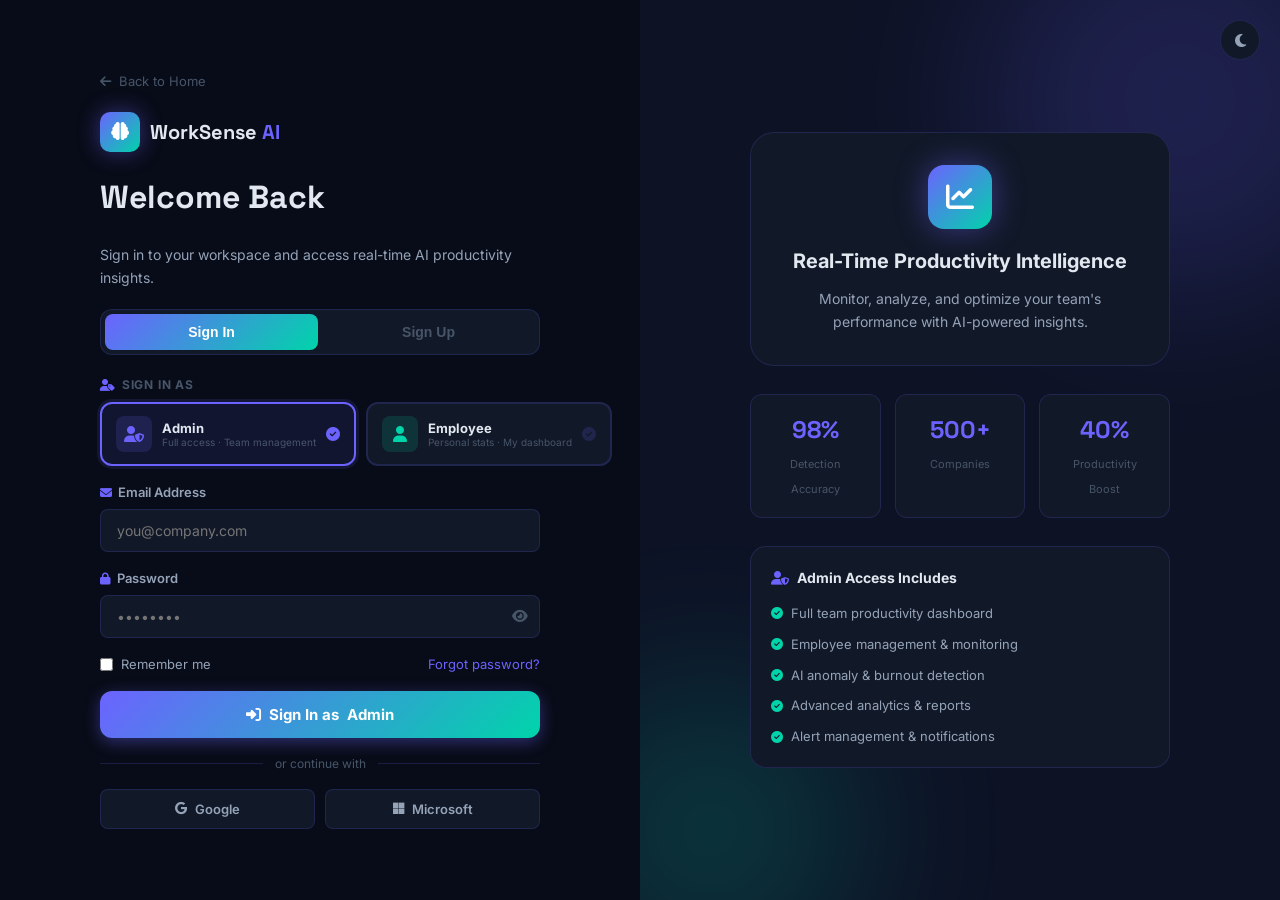
<file: frontend/pages/login.html>
<!DOCTYPE html>
<html lang="en" data-theme="dark">
<head>
  <meta charset="UTF-8" />
  <meta name="viewport" content="width=device-width, initial-scale=1.0" />
  <title>Login — WorkSense AI</title>
  <link rel="stylesheet" href="../css/variables.css" />
  <link rel="stylesheet" href="../css/login.css" />
  <link href="https://fonts.googleapis.com/css2?family=Inter:wght@300;400;500;600;700;800&family=Space+Grotesk:wght@400;500;600;700&display=swap" rel="stylesheet" />
  <link rel="stylesheet" href="https://cdnjs.cloudflare.com/ajax/libs/font-awesome/6.5.0/css/all.min.css" />
</head>
<body>

<div class="login-page">

  <!-- ===== LEFT PANEL ===== -->
  <div class="login-left">
    <div class="login-left-content">

      <a href="../index.html" class="back-link">
        <i class="fas fa-arrow-left"></i> Back to Home
      </a>

      <div class="brand">
        <div class="logo-icon"><i class="fas fa-brain"></i></div>
        <span class="logo-text">WorkSense <span class="logo-ai">AI</span></span>
      </div>

      <h1>Welcome Back</h1>
      <p>Sign in to your workspace and access real-time AI productivity insights.</p>

      <!-- Auth Tabs: Sign In / Sign Up -->
      <div class="login-tabs">
        <button class="ltab active" data-form="signin">Sign In</button>
        <button class="ltab" data-form="signup">Sign Up</button>
      </div>

      <!-- ===== SIGN IN FORM ===== -->
      <form class="auth-form active" id="signinForm">

        <!-- Role Selector -->
        <div class="role-selector">
          <div class="role-label">
            <i class="fas fa-user-tag"></i> Sign in as
          </div>
          <div class="role-cards">
            <button type="button" class="role-card active" data-role="admin">
              <div class="role-card-icon" style="background:rgba(108,99,255,0.15);color:#6c63ff">
                <i class="fas fa-user-shield"></i>
              </div>
              <div class="role-card-info">
                <strong>Admin</strong>
                <span>Full access · Team management</span>
              </div>
              <i class="fas fa-check-circle role-check"></i>
            </button>
            <button type="button" class="role-card" data-role="employee">
              <div class="role-card-icon" style="background:rgba(0,212,170,0.15);color:#00d4aa">
                <i class="fas fa-user"></i>
              </div>
              <div class="role-card-info">
                <strong>Employee</strong>
                <span>Personal stats · My dashboard</span>
              </div>
              <i class="fas fa-check-circle role-check"></i>
            </button>
          </div>
        </div>

        <div class="form-group">
          <label><i class="fas fa-envelope"></i> Email Address</label>
          <input type="email" placeholder="you@company.com" required />
        </div>

        <div class="form-group">
          <label><i class="fas fa-lock"></i> Password</label>
          <div class="input-wrap">
            <input type="password" id="signinPass" placeholder="••••••••" required />
            <button type="button" class="toggle-pass" data-target="signinPass">
              <i class="fas fa-eye"></i>
            </button>
          </div>
        </div>

        <div class="form-row-between">
          <label class="checkbox-label">
            <input type="checkbox" /> Remember me
          </label>
          <a href="#" class="forgot-link">Forgot password?</a>
        </div>

        <button type="submit" class="btn-auth" id="signinBtn">
          <i class="fas fa-sign-in-alt"></i> Sign In as <span id="signinRoleLabel">Admin</span>
        </button>

        <div class="divider"><span>or continue with</span></div>
        <div class="social-auth">
          <button type="button" class="social-auth-btn">
            <i class="fab fa-google"></i> Google
          </button>
          <button type="button" class="social-auth-btn">
            <i class="fab fa-microsoft"></i> Microsoft
          </button>
        </div>

      </form>

      <!-- ===== SIGN UP FORM ===== -->
      <form class="auth-form" id="signupForm">

        <!-- Role Selector -->
        <div class="role-selector">
          <div class="role-label">
            <i class="fas fa-user-tag"></i> Register as
          </div>
          <div class="role-cards">
            <button type="button" class="role-card active" data-role="admin">
              <div class="role-card-icon" style="background:rgba(108,99,255,0.15);color:#6c63ff">
                <i class="fas fa-user-shield"></i>
              </div>
              <div class="role-card-info">
                <strong>Admin</strong>
                <span>Manage team · Full analytics</span>
              </div>
              <i class="fas fa-check-circle role-check"></i>
            </button>
            <button type="button" class="role-card" data-role="employee">
              <div class="role-card-icon" style="background:rgba(0,212,170,0.15);color:#00d4aa">
                <i class="fas fa-user"></i>
              </div>
              <div class="role-card-info">
                <strong>Employee</strong>
                <span>View my stats · Personal insights</span>
              </div>
              <i class="fas fa-check-circle role-check"></i>
            </button>
          </div>
        </div>

        <div class="form-row">
          <div class="form-group">
            <label><i class="fas fa-user"></i> First Name</label>
            <input type="text" placeholder="John" required />
          </div>
          <div class="form-group">
            <label><i class="fas fa-user"></i> Last Name</label>
            <input type="text" placeholder="Doe" required />
          </div>
        </div>

        <div class="form-group">
          <label><i class="fas fa-envelope"></i> Work Email</label>
          <input type="email" placeholder="you@company.com" required />
        </div>

        <div class="form-group">
          <label><i class="fas fa-building"></i> Company Name</label>
          <input type="text" placeholder="Your Company" />
        </div>

        <div class="form-group">
          <label><i class="fas fa-lock"></i> Password</label>
          <div class="input-wrap">
            <input type="password" id="signupPass" placeholder="Min 8 characters" required />
            <button type="button" class="toggle-pass" data-target="signupPass">
              <i class="fas fa-eye"></i>
            </button>
          </div>
        </div>

        <button type="submit" class="btn-auth" id="signupBtn">
          <i class="fas fa-rocket"></i> Create <span id="signupRoleLabel">Admin</span> Account
        </button>

      </form>

    </div>
  </div>

  <!-- ===== RIGHT PANEL ===== -->
  <div class="login-right">
    <div class="login-right-content">

      <div class="feature-highlight">
        <div class="fh-icon"><i class="fas fa-chart-line"></i></div>
        <h3>Real-Time Productivity Intelligence</h3>
        <p>Monitor, analyze, and optimize your team's performance with AI-powered insights.</p>
      </div>

      <div class="login-stats">
        <div class="ls-stat">
          <span class="ls-val">98%</span>
          <span class="ls-lbl">Detection Accuracy</span>
        </div>
        <div class="ls-stat">
          <span class="ls-val">500+</span>
          <span class="ls-lbl">Companies</span>
        </div>
        <div class="ls-stat">
          <span class="ls-val">40%</span>
          <span class="ls-lbl">Productivity Boost</span>
        </div>
      </div>

      <!-- Role info cards on right panel -->
      <div class="role-info-panel" id="roleInfoPanel">
        <div class="rip-card active" id="rip-admin">
          <div class="rip-title">
            <i class="fas fa-user-shield" style="color:#6c63ff"></i> Admin Access Includes
          </div>
          <div class="rip-list">
            <div class="rip-item"><i class="fas fa-check-circle"></i> Full team productivity dashboard</div>
            <div class="rip-item"><i class="fas fa-check-circle"></i> Employee management & monitoring</div>
            <div class="rip-item"><i class="fas fa-check-circle"></i> AI anomaly & burnout detection</div>
            <div class="rip-item"><i class="fas fa-check-circle"></i> Advanced analytics & reports</div>
            <div class="rip-item"><i class="fas fa-check-circle"></i> Alert management & notifications</div>
          </div>
        </div>
        <div class="rip-card" id="rip-employee">
          <div class="rip-title">
            <i class="fas fa-user" style="color:#00d4aa"></i> Employee Access Includes
          </div>
          <div class="rip-list">
            <div class="rip-item"><i class="fas fa-check-circle"></i> Personal productivity score</div>
            <div class="rip-item"><i class="fas fa-check-circle"></i> My focus & activity timeline</div>
            <div class="rip-item"><i class="fas fa-check-circle"></i> Break & work hour tracking</div>
            <div class="rip-item"><i class="fas fa-check-circle"></i> AI-powered personal tips</div>
            <div class="rip-item"><i class="fas fa-check-circle"></i> Weekly performance summary</div>
          </div>
        </div>
      </div>

    </div>
    <div class="login-orb orb-a"></div>
    <div class="login-orb orb-b"></div>
  </div>

</div>

<button class="theme-toggle-float" id="themeToggle" aria-label="Toggle theme">
  <i class="fas fa-moon" id="themeIcon"></i>
</button>

<script src="../js/login.js"></script>
</body>
</html>
</file>
<file: frontend/css/variables.css>
/* ============================================================
   WorkSense AI — CSS Variables & Theme System
   Full dark + light theme with unique color palette
   ============================================================ */

/* ---- DARK THEME (Default) ---- */
:root,
[data-theme="dark"] {

  /* Brand Colors */
  --primary:        #6c63ff;
  --primary-dark:   #5a52d5;
  --primary-light:  #8b85ff;
  --secondary:      #00d4aa;
  --secondary-dark: #00b894;
  --accent:         #ff6b9d;
  --accent-orange:  #ff9f43;
  --accent-blue:    #54a0ff;

  /* Backgrounds */
  --bg-primary:   #080c18;
  --bg-secondary: #0d1225;
  --bg-card:      #111827;
  --bg-card-hover:#16213a;
  --bg-sidebar:   #0a0f1e;
  --bg-glass:     rgba(17, 24, 39, 0.85);

  /* Text */
  --text-primary:   #e2e8f0;
  --text-secondary: #94a3b8;
  --text-muted:     #475569;
  --text-accent:    #6c63ff;

  /* Borders */
  --border-color: rgba(108, 99, 255, 0.18);
  --border-hover: rgba(108, 99, 255, 0.45);

  /* Shadows */
  --shadow-sm:       0 2px 8px  rgba(0, 0, 0, 0.45);
  --shadow-md:       0 4px 24px rgba(0, 0, 0, 0.55);
  --shadow-lg:       0 8px 48px rgba(0, 0, 0, 0.65);
  --shadow-glow:     0 0 32px   rgba(108, 99, 255, 0.25);
  --shadow-glow-green: 0 0 32px rgba(0, 212, 170, 0.22);

  /* Status */
  --success: #00d4aa;
  --warning: #ff9f43;
  --danger:  #ff6b9d;
  --info:    #54a0ff;

  /* Gradients */
  --gradient-primary: linear-gradient(135deg, #6c63ff 0%, #00d4aa 100%);
  --gradient-accent:  linear-gradient(135deg, #ff6b9d 0%, #ff9f43 100%);
  --gradient-blue:    linear-gradient(135deg, #54a0ff 0%, #6c63ff 100%);
  --gradient-card:    linear-gradient(135deg, #111827 0%, #16213a 100%);
  --gradient-hero:    linear-gradient(135deg, #080c18 0%, #0d1225 50%, #111827 100%);
  --gradient-sidebar: linear-gradient(180deg, #0a0f1e 0%, #080c18 100%);

  /* Transitions */
  --transition-fast:   0.15s ease;
  --transition-normal: 0.3s  ease;
  --transition-slow:   0.5s  ease;

  /* Radius */
  --radius-sm:   8px;
  --radius-md:   12px;
  --radius-lg:   16px;
  --radius-xl:   24px;
  --radius-full: 9999px;

  /* Layout */
  --sidebar-width: 260px;
  --header-height: 68px;

  /* Navbar specific */
  --navbar-bg:     rgba(8, 12, 24, 0.92);
  --navbar-border: rgba(108, 99, 255, 0.18);
}

/* ---- LIGHT THEME ---- */
[data-theme="light"] {

  /* Brand Colors — same */
  --primary:        #6c63ff;
  --primary-dark:   #5a52d5;
  --primary-light:  #7c75ff;
  --secondary:      #00b894;
  --secondary-dark: #009d7e;
  --accent:         #e84393;
  --accent-orange:  #f39c12;
  --accent-blue:    #3498db;

  /* Backgrounds */
  --bg-primary:   #f4f6ff;
  --bg-secondary: #eaecf8;
  --bg-card:      #ffffff;
  --bg-card-hover:#f0f2ff;
  --bg-sidebar:   #ffffff;
  --bg-glass:     rgba(255, 255, 255, 0.92);

  /* Text */
  --text-primary:   #1a1f3c;
  --text-secondary: #4a5568;
  --text-muted:     #9aa5b4;
  --text-accent:    #6c63ff;

  /* Borders */
  --border-color: rgba(108, 99, 255, 0.14);
  --border-hover: rgba(108, 99, 255, 0.38);

  /* Shadows */
  --shadow-sm:         0 2px 8px  rgba(108, 99, 255, 0.08);
  --shadow-md:         0 4px 24px rgba(108, 99, 255, 0.13);
  --shadow-lg:         0 8px 48px rgba(108, 99, 255, 0.18);
  --shadow-glow:       0 0 32px   rgba(108, 99, 255, 0.18);
  --shadow-glow-green: 0 0 32px   rgba(0, 184, 148, 0.18);

  /* Status */
  --success: #00b894;
  --warning: #f39c12;
  --danger:  #e84393;
  --info:    #3498db;

  /* Gradients */
  --gradient-primary: linear-gradient(135deg, #6c63ff 0%, #00b894 100%);
  --gradient-accent:  linear-gradient(135deg, #e84393 0%, #f39c12 100%);
  --gradient-blue:    linear-gradient(135deg, #3498db 0%, #6c63ff 100%);
  --gradient-card:    linear-gradient(135deg, #ffffff 0%, #f4f6ff 100%);
  --gradient-hero:    linear-gradient(135deg, #f4f6ff 0%, #eaecf8 50%, #f0f2ff 100%);
  --gradient-sidebar: linear-gradient(180deg, #ffffff 0%, #f4f6ff 100%);

  /* Navbar specific */
  --navbar-bg:     rgba(244, 246, 255, 0.95);
  --navbar-border: rgba(108, 99, 255, 0.14);
}

/* ---- GLOBAL RESET & BASE ---- */
*, *::before, *::after {
  box-sizing: border-box;
  margin: 0;
  padding: 0;
}

html {
  scroll-behavior: smooth;
  font-size: 16px;
}

body {
  font-family: 'Inter', -apple-system, BlinkMacSystemFont, 'Segoe UI', sans-serif;
  background-color: var(--bg-primary);
  color: var(--text-primary);
  line-height: 1.6;
  -webkit-font-smoothing: antialiased;
  transition: background-color var(--transition-normal),
              color var(--transition-normal);
}

/* ---- SCROLLBAR ---- */
::-webkit-scrollbar { width: 6px; height: 6px; }
::-webkit-scrollbar-track { background: var(--bg-secondary); }
::-webkit-scrollbar-thumb {
  background: var(--border-hover);
  border-radius: 3px;
}
::-webkit-scrollbar-thumb:hover { background: var(--primary); }

/* ---- SELECTION ---- */
::selection {
  background: rgba(108, 99, 255, 0.3);
  color: var(--text-primary);
}

/* ---- UTILITY CLASSES ---- */
.container {
  max-width: 1200px;
  margin: 0 auto;
  padding: 0 24px;
}

.gradient-text {
  background: var(--gradient-primary);
  -webkit-background-clip: text;
  -webkit-text-fill-color: transparent;
  background-clip: text;
}

.glass {
  background: var(--bg-glass);
  backdrop-filter: blur(16px);
  -webkit-backdrop-filter: blur(16px);
  border: 1px solid var(--border-color);
}

/* ---- ANIMATIONS ---- */
@keyframes pulse {
  0%, 100% { opacity: 1; transform: scale(1); }
  50%       { opacity: 0.5; transform: scale(1.3); }
}

@keyframes fadeIn {
  from { opacity: 0; transform: translateY(10px); }
  to   { opacity: 1; transform: translateY(0); }
}

@keyframes slideInLeft {
  from { opacity: 0; transform: translateX(-20px); }
  to   { opacity: 1; transform: translateX(0); }
}

@keyframes orbFloat {
  0%, 100% { transform: translate(0, 0) scale(1); }
  33%       { transform: translate(30px, -30px) scale(1.05); }
  66%       { transform: translate(-20px, 20px) scale(0.95); }
}

@keyframes floatUp {
  0%, 100% { transform: translateY(0); }
  50%       { transform: translateY(-14px); }
}

@keyframes barGrow {
  from { width: 0; }
  to   { width: var(--fill, 0%); }
}

@keyframes shimmer {
  0%   { background-position: -200% 0; }
  100% { background-position:  200% 0; }
}

@keyframes spin {
  to { transform: rotate(360deg); }
}
</file>
<file: frontend/css/login.css>
/* ============================================================
   WorkSense AI — Login Page Styles
   ============================================================ */

body {
  font-family: 'Inter', sans-serif;
  background: var(--bg-primary);
  color: var(--text-primary);
  min-height: 100vh;
}

.login-page {
  display: grid; grid-template-columns: 1fr 1fr; min-height: 100vh;
}

/* ---- LEFT PANEL ---- */
.login-left {
  display: flex; align-items: center; justify-content: center;
  padding: 40px; background: var(--bg-primary);
}
.login-left-content {
  width: 100%; max-width: 440px;
  display: flex; flex-direction: column; gap: 20px;
}

.back-link {
  display: inline-flex; align-items: center; gap: 8px;
  color: var(--text-muted); text-decoration: none;
  font-size: 13px; transition: color var(--transition-fast);
}
.back-link:hover { color: var(--primary); }

.brand { display: flex; align-items: center; gap: 10px; }
.logo-icon {
  width: 40px; height: 40px; border-radius: 10px;
  background: var(--gradient-primary);
  display: flex; align-items: center; justify-content: center;
  color: #fff; font-size: 18px;
  box-shadow: 0 0 22px rgba(108, 99, 255, 0.45);
}
.logo-text {
  font-family: 'Space Grotesk', sans-serif;
  font-size: 20px; font-weight: 700; color: var(--text-primary);
}
.logo-ai { color: var(--primary); }

.login-left-content h1 {
  font-family: 'Space Grotesk', sans-serif;
  font-size: 32px; font-weight: 800; color: var(--text-primary);
}
.login-left-content > p {
  font-size: 14px; color: var(--text-secondary); line-height: 1.65;
}

.login-tabs {
  display: flex; background: var(--bg-card);
  border: 1px solid var(--border-color);
  border-radius: var(--radius-md); padding: 4px; gap: 4px;
}
.ltab {
  flex: 1; padding: 10px; border-radius: var(--radius-sm);
  background: none; border: none; color: var(--text-muted);
  font-size: 14px; font-weight: 600; cursor: pointer;
  transition: all var(--transition-fast);
}
.ltab.active { background: var(--gradient-primary); color: #fff; }

.auth-form { display: none; flex-direction: column; gap: 16px; }
.auth-form.active { display: flex; animation: fadeIn 0.3s ease; }

.form-group { display: flex; flex-direction: column; gap: 6px; }
.form-group label {
  font-size: 13px; font-weight: 600; color: var(--text-secondary);
  display: flex; align-items: center; gap: 6px;
}
.form-group label i { color: var(--primary); font-size: 12px; }
.form-group input {
  padding: 12px 16px; border-radius: var(--radius-sm);
  background: var(--bg-card); border: 1px solid var(--border-color);
  color: var(--text-primary); font-size: 14px;
  font-family: 'Inter', sans-serif;
  transition: border-color var(--transition-fast); outline: none;
}
.form-group input:focus {
  border-color: var(--primary);
  box-shadow: 0 0 0 3px rgba(108, 99, 255, 0.12);
}
.input-wrap { position: relative; }
.input-wrap input { width: 100%; padding-right: 44px; }
.toggle-pass {
  position: absolute; right: 12px; top: 50%; transform: translateY(-50%);
  background: none; border: none; color: var(--text-muted);
  cursor: pointer; font-size: 14px;
}
.toggle-pass:hover { color: var(--primary); }

.form-row { display: grid; grid-template-columns: 1fr 1fr; gap: 12px; }
.form-row-between {
  display: flex; justify-content: space-between; align-items: center;
}
.checkbox-label {
  display: flex; align-items: center; gap: 8px;
  font-size: 13px; color: var(--text-secondary); cursor: pointer;
}
.forgot-link { font-size: 13px; color: var(--primary); text-decoration: none; }
.forgot-link:hover { text-decoration: underline; }

.btn-auth {
  padding: 14px; border-radius: var(--radius-md);
  background: var(--gradient-primary); color: #fff; border: none;
  font-size: 15px; font-weight: 700; cursor: pointer;
  display: flex; align-items: center; justify-content: center; gap: 8px;
  transition: all var(--transition-fast);
  box-shadow: 0 4px 16px rgba(108, 99, 255, 0.4);
  font-family: 'Inter', sans-serif;
}
.btn-auth:hover {
  transform: translateY(-2px);
  box-shadow: 0 6px 28px rgba(108, 99, 255, 0.55);
}

.divider {
  display: flex; align-items: center; gap: 12px;
  color: var(--text-muted); font-size: 12px;
}
.divider::before, .divider::after {
  content: ''; flex: 1; height: 1px; background: var(--border-color);
}

.social-auth { display: grid; grid-template-columns: 1fr 1fr; gap: 10px; }
.social-auth-btn {
  padding: 11px; border-radius: var(--radius-sm);
  background: var(--bg-card); border: 1px solid var(--border-color);
  color: var(--text-secondary); font-size: 13px; font-weight: 600;
  cursor: pointer; display: flex; align-items: center;
  justify-content: center; gap: 8px;
  transition: all var(--transition-fast);
  font-family: 'Inter', sans-serif;
}
.social-auth-btn:hover { border-color: var(--primary); color: var(--primary); }

/* ---- RIGHT PANEL ---- */
.login-right {
  background: var(--bg-secondary);
  display: flex; align-items: center; justify-content: center;
  padding: 60px 40px; position: relative; overflow: hidden;
}
.login-right-content {
  position: relative; z-index: 1; max-width: 420px;
  display: flex; flex-direction: column; gap: 28px;
}
.login-orb {
  position: absolute; border-radius: 50%;
  filter: blur(80px); opacity: 0.18;
}
.orb-a { width: 400px; height: 400px; background: var(--primary); top: -100px; right: -100px; }
.orb-b { width: 300px; height: 300px; background: var(--secondary); bottom: -80px; left: -80px; }

.feature-highlight {
  background: var(--bg-card); border: 1px solid var(--border-color);
  border-radius: var(--radius-xl); padding: 32px; text-align: center;
}
.fh-icon {
  width: 64px; height: 64px; border-radius: var(--radius-lg);
  background: var(--gradient-primary);
  display: flex; align-items: center; justify-content: center;
  color: #fff; font-size: 28px; margin: 0 auto 16px;
  box-shadow: 0 0 32px rgba(108, 99, 255, 0.45);
}
.feature-highlight h3 {
  font-size: 20px; font-weight: 700; color: var(--text-primary); margin-bottom: 10px;
}
.feature-highlight p {
  font-size: 14px; color: var(--text-secondary); line-height: 1.65;
}

.login-stats { display: flex; gap: 14px; }
.ls-stat {
  flex: 1; background: var(--bg-card); border: 1px solid var(--border-color);
  border-radius: var(--radius-md); padding: 16px; text-align: center;
}
.ls-val {
  display: block; font-size: 24px; font-weight: 800;
  color: var(--primary); font-family: 'Space Grotesk', sans-serif;
}
.ls-lbl { font-size: 11px; color: var(--text-muted); }

.login-features { display: flex; flex-direction: column; gap: 12px; }
.lf-item {
  display: flex; align-items: center; gap: 10px;
  font-size: 14px; color: var(--text-secondary);
}
.lf-item i { color: var(--success); font-size: 14px; }

/* Theme Toggle Float */
.theme-toggle-float {
  position: fixed; top: 20px; right: 20px; z-index: 100;
  width: 40px; height: 40px; border-radius: 50%;
  background: var(--bg-card); border: 1px solid var(--border-color);
  color: var(--text-secondary); cursor: pointer; font-size: 15px;
  display: flex; align-items: center; justify-content: center;
  transition: all var(--transition-fast);
}
.theme-toggle-float:hover { color: var(--primary); border-color: var(--primary); }

@media (max-width: 768px) {
  .login-page { grid-template-columns: 1fr; }
  .login-right { display: none; }
  .login-left  { padding: 24px; }
  .form-row    { grid-template-columns: 1fr; }
}

/* ============================================================
   Role Selector — Login / Signup
   ============================================================ */

.role-selector {
  display: flex;
  flex-direction: column;
  gap: 8px;
}
.role-label {
  font-size: 12px;
  font-weight: 700;
  color: var(--text-muted);
  text-transform: uppercase;
  letter-spacing: 0.8px;
  display: flex;
  align-items: center;
  gap: 6px;
}
.role-label i { color: var(--primary); }

.role-cards {
  display: grid;
  grid-template-columns: 1fr 1fr;
  gap: 10px;
}
.role-card {
  display: flex;
  align-items: center;
  gap: 10px;
  padding: 12px 14px;
  border-radius: var(--radius-md);
  background: var(--bg-card);
  border: 2px solid var(--border-color);
  cursor: pointer;
  transition: all var(--transition-fast);
  text-align: left;
  position: relative;
  font-family: 'Inter', sans-serif;
}
.role-card:hover {
  border-color: var(--primary);
  background: rgba(108, 99, 255, 0.06);
}
.role-card.active {
  border-color: var(--primary);
  background: rgba(108, 99, 255, 0.1);
  box-shadow: 0 0 0 3px rgba(108, 99, 255, 0.12);
}
.role-card-icon {
  width: 36px;
  height: 36px;
  border-radius: var(--radius-sm);
  display: flex;
  align-items: center;
  justify-content: center;
  font-size: 16px;
  flex-shrink: 0;
}
.role-card-info {
  flex: 1;
  min-width: 0;
}
.role-card-info strong {
  display: block;
  font-size: 13px;
  font-weight: 700;
  color: var(--text-primary);
}
.role-card-info span {
  font-size: 10px;
  color: var(--text-muted);
  white-space: nowrap;
  overflow: hidden;
  text-overflow: ellipsis;
  display: block;
}
.role-check {
  font-size: 14px;
  color: var(--border-color);
  transition: color var(--transition-fast);
  flex-shrink: 0;
}
.role-card.active .role-check { color: var(--primary); }

/* Right panel role info */
.role-info-panel { position: relative; }
.rip-card {
  display: none;
  background: var(--bg-card);
  border: 1px solid var(--border-color);
  border-radius: var(--radius-lg);
  padding: 20px;
  animation: fadeIn 0.3s ease;
}
.rip-card.active { display: block; }
.rip-title {
  font-size: 14px;
  font-weight: 700;
  color: var(--text-primary);
  margin-bottom: 14px;
  display: flex;
  align-items: center;
  gap: 8px;
}
.rip-list { display: flex; flex-direction: column; gap: 10px; }
.rip-item {
  display: flex;
  align-items: center;
  gap: 8px;
  font-size: 13px;
  color: var(--text-secondary);
}
.rip-item i { color: var(--success); font-size: 12px; flex-shrink: 0; }
</file>
